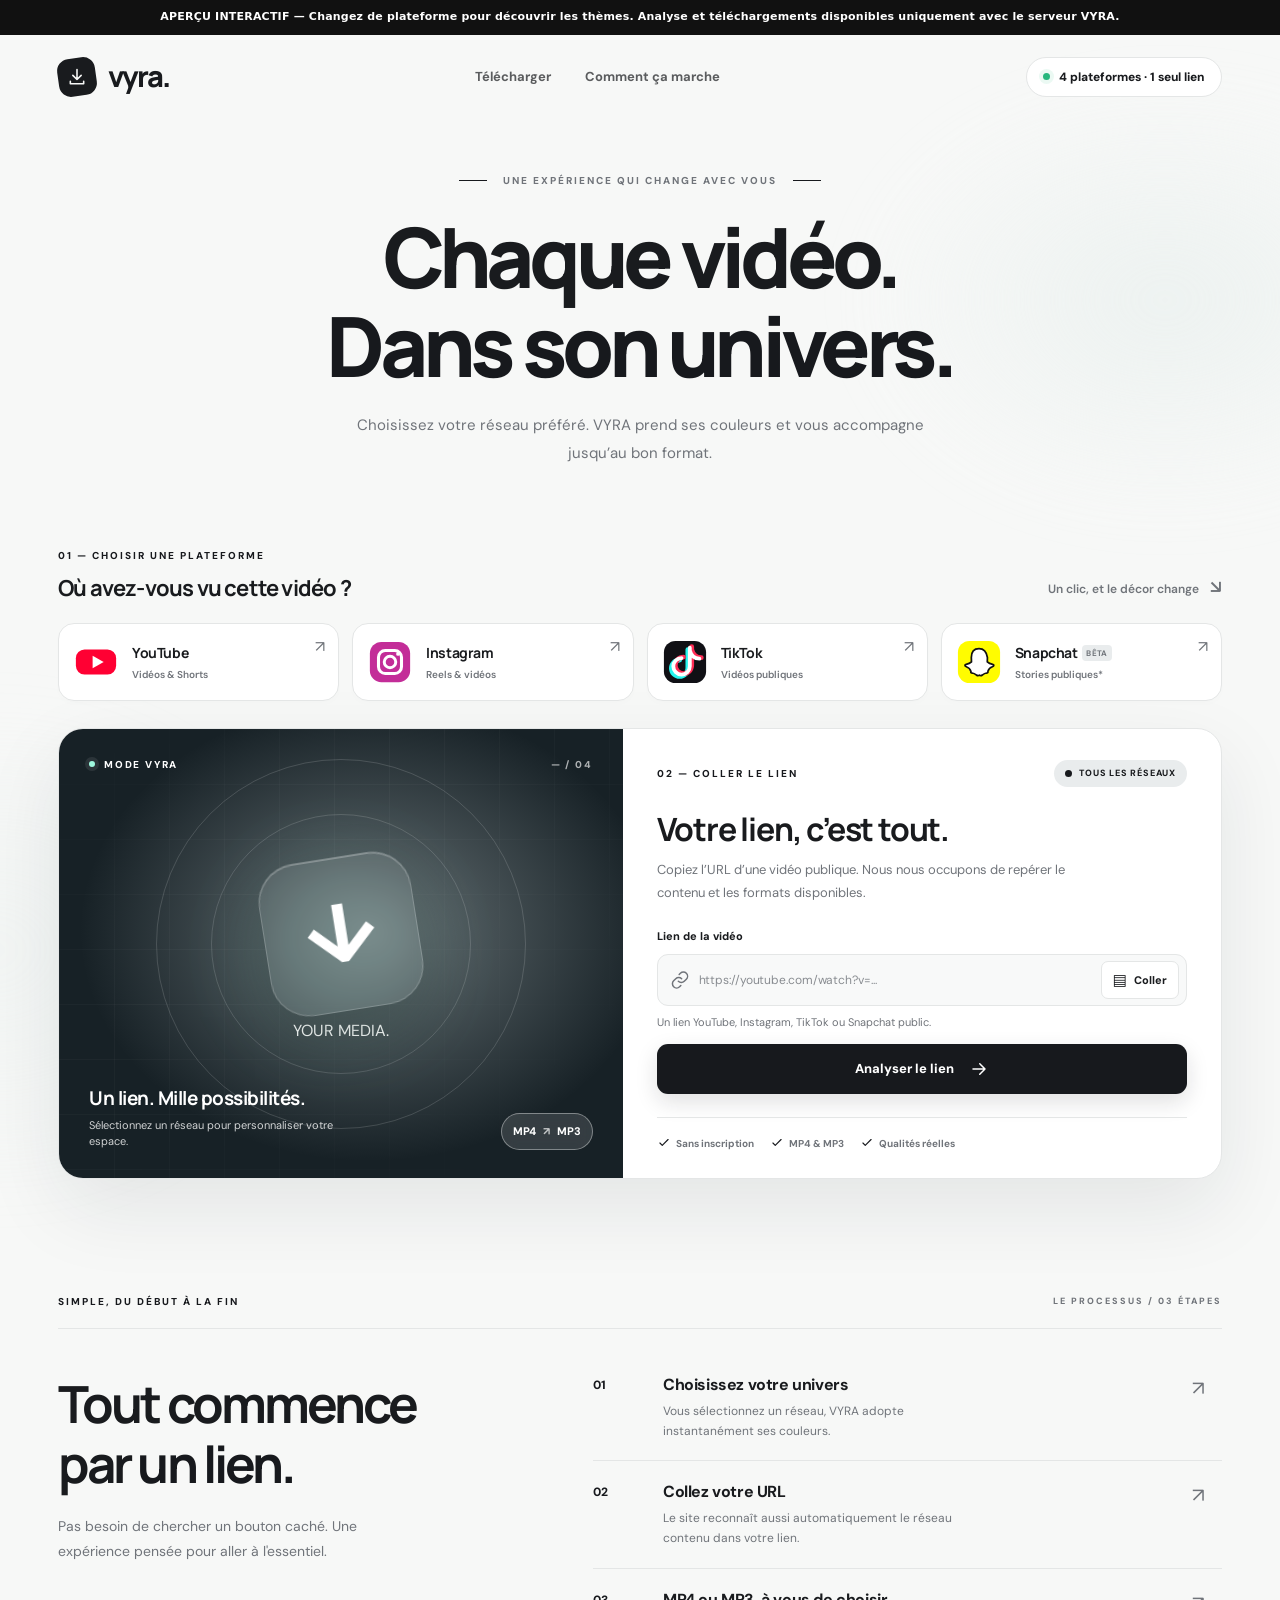
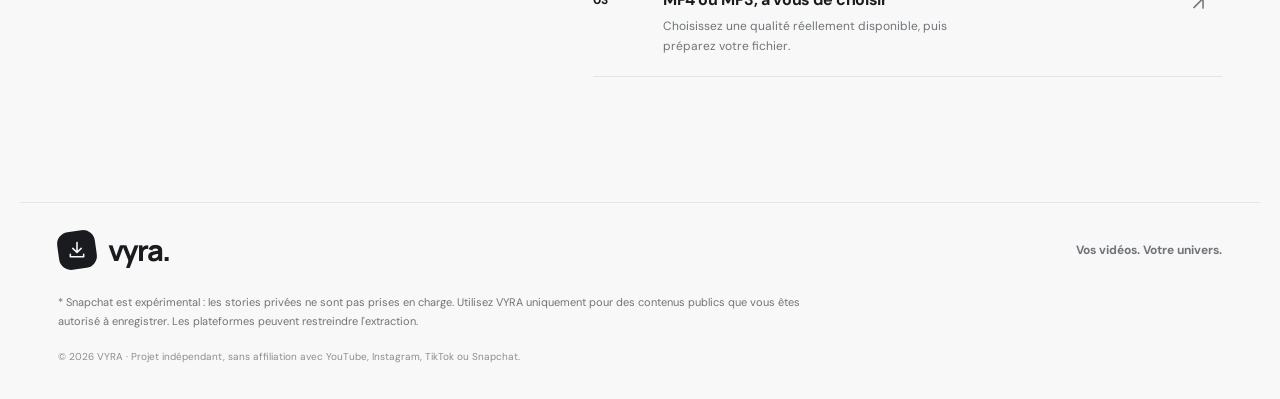
<file: DEMO_INTERFACE.html>
<!doctype html>
<html lang="fr" data-theme="neutral">
<head>
  <meta charset="utf-8">
  <meta name="viewport" content="width=device-width, initial-scale=1">
  <meta name="theme-color" content="#f7f8f7">
  <meta name="description" content="VYRA : une interface qui s'adapte à YouTube, Instagram, TikTok et Snapchat pour vos vidéos publiques au format MP4 ou MP3.">
  <title>VYRA — Chaque vidéo, dans son univers.</title>
<style>@import url('https://fonts.googleapis.com/css2?family=DM+Sans:wght@400;500;600;700;800&family=Manrope:wght@400;500;600;700;800&display=swap');
:root{
  color-scheme:light;
  --page:#f7f8f7;--ink:#191b1e;--muted:#70747a;--line:#e4e6e6;--surface:#fff;--surface-subtle:#f8f9f9;--accent:#17191d;--accent-fg:#fff;--accent-soft:#e9eced;--glow:#d5e2e3;--wash:radial-gradient(ellipse at center,#e6eeec,transparent 68%);--visual-bg:#172126;--visual-fg:#fff;--visual-highlight:#9ef8de;--visual-line:#ffffff26;--cta-shadow:#17191d22;--card-shadow:#14232a16;
  font-family:'DM Sans',system-ui,-apple-system,sans-serif;
}
:root[data-theme="youtube"]{--page:#fff9f7;--ink:#191919;--muted:#746a69;--line:#efddd9;--surface:#fff;--surface-subtle:#fff4f1;--accent:#f0192d;--accent-fg:#fff;--accent-soft:#ffe7e7;--glow:#ffd0ca;--wash:radial-gradient(ellipse at center,#ffbfb6,transparent 69%);--visual-bg:#e61d2e;--visual-fg:#fff;--visual-highlight:#fff;--visual-line:#ffffff32;--cta-shadow:#e51f2833;--card-shadow:#c83b301a}
:root[data-theme="instagram"]{--page:#fff7fa;--ink:#28202b;--muted:#7d6778;--line:#f1dce9;--surface:#fff;--surface-subtle:#fff1f8;--accent:#c73181;--accent-fg:#fff;--accent-soft:#fce5f0;--glow:#f8c1e9;--wash:radial-gradient(ellipse at center,#eeabd7,transparent 68%);--visual-bg:#8c36c1;--visual-fg:#fff;--visual-highlight:#ffe399;--visual-line:#ffffff38;--cta-shadow:#a5299830;--card-shadow:#9e387d19}
:root[data-theme="tiktok"]{color-scheme:dark;--page:#0d0e12;--ink:#f6f6fa;--muted:#a9abb8;--line:#34343d;--surface:#18191f;--surface-subtle:#21222a;--accent:#fbfbfd;--accent-fg:#141419;--accent-soft:#282b31;--glow:#073a41;--wash:radial-gradient(ellipse at center,#063d45,transparent 71%);--visual-bg:#06070b;--visual-fg:#fff;--visual-highlight:#2cf3ea;--visual-line:#ffffff32;--cta-shadow:#29f1e121;--card-shadow:#00000055}
:root[data-theme="snapchat"]{--page:#fffc00;--ink:#111;--muted:#4c4c19;--line:#16161635;--surface:#fff;--surface-subtle:#fffde3;--accent:#121212;--accent-fg:#fff;--accent-soft:#fffba9;--glow:#fff558;--wash:radial-gradient(ellipse at center,#fffda7,transparent 69%);--visual-bg:#111;--visual-fg:#fff;--visual-highlight:#fffc00;--visual-line:#ffffff36;--cta-shadow:#11111127;--card-shadow:#15150022}
*{box-sizing:border-box}html{scroll-behavior:smooth;scroll-padding-top:20px;overflow-x:clip}body{margin:0;min-width:320px;background:var(--page);color:var(--ink);line-height:1.5;overflow-x:hidden;transition:background-color .65s cubic-bezier(.22,1,.36,1),color .42s ease}button,input{font:inherit}button{cursor:pointer}button:disabled{cursor:wait}a{color:inherit;text-decoration:none}button:focus-visible,a:focus-visible,input:focus-visible{outline:3px solid #4a8dff;outline-offset:4px}[hidden],.svg-sprite{display:none!important}.container{width:min(100%,1240px);padding-left:38px;padding-right:38px;margin-inline:auto}.sr-only{position:absolute!important;width:1px;height:1px;padding:0;overflow:hidden;clip:rect(0,0,0,0);white-space:nowrap;border:0}
.background-orb{position:absolute;z-index:-1;border-radius:50%;pointer-events:none;filter:blur(35px);transition:background .6s,opacity .6s}.orb-one{width:630px;height:440px;top:80px;right:-200px;background:var(--wash);opacity:.62}.orb-two{width:650px;height:520px;top:690px;left:-330px;background:var(--wash);opacity:.3}[data-theme="snapchat"] .background-orb{opacity:0}[data-theme="tiktok"] .orb-one{opacity:.8}
.site-header{height:96px;display:flex;align-items:center;justify-content:space-between;gap:22px}.brand{font-family:Manrope,system-ui,sans-serif;font-size:29px;font-weight:800;letter-spacing:-2px;display:inline-flex;align-items:center;gap:12px;white-space:nowrap}.brand-mark{height:38px;width:38px;border-radius:12px;background:var(--ink);color:var(--page);display:inline-flex;align-items:center;justify-content:center;transition:background .6s,color .6s;transform:rotate(-8deg)}.brand-mark svg{height:20px;width:20px;transform:rotate(8deg)}.brand-period{color:var(--accent);transition:color .5s}.navigation{display:flex;gap:34px;font-size:13px;font-weight:700}.navigation a{opacity:.7;transition:opacity .2s}.navigation a:hover{opacity:1}.header-status{font-size:12px;font-weight:800;display:flex;gap:9px;align-items:center;white-space:nowrap;border:1px solid var(--line);padding:10px 16px;border-radius:50px;background:var(--surface);transition:background .6s,border-color .6s;color:var(--ink)}.online-dot,.mini-dot{width:7px;height:7px;border-radius:50%;background:#26b77d;display:inline-block;flex-shrink:0}.online-dot{box-shadow:0 0 0 4px #26b77d17}
.hero{padding-top:54px}.hero-intro{text-align:center}.overline,.eyebrow,.simple-label{font-weight:800;letter-spacing:2px;font-size:10px}.overline{display:flex;justify-content:center;align-items:center;gap:16px;margin:0 0 24px;color:var(--muted);transition:color .5s}.overline-line{width:28px;height:1px;background:var(--accent);transition:background .5s}.hero h1{font-family:Manrope,system-ui,sans-serif;font-size:clamp(54px,6.5vw,90px);line-height:1.075;letter-spacing:-5.7px;font-weight:800;margin:0}.hero-title-accent{color:var(--accent);transition:color .6s;display:inline-block}.hero-title-accent.switching{animation:word-switch .46s both}.hero-subtitle{max-width:600px;margin:22px auto 0;color:var(--muted);font-size:15px;line-height:1.85;transition:color .4s}.hero-subtitle.switching{animation:word-switch .46s both}.platform-head{display:flex;align-items:end;justify-content:space-between;gap:18px;margin-top:74px;margin-bottom:18px}.eyebrow{color:var(--accent);transition:color .5s}.platform-head h2{font-size:22px;font-family:Manrope,system-ui,sans-serif;letter-spacing:-.8px;margin:6px 0 0}.swipe-hint{color:var(--muted);font-size:12px;font-weight:600;padding-bottom:4px}.swipe-hint span{display:inline-block;margin-left:8px;font-size:18px}
.platforms{display:grid;grid-template-columns:repeat(4,minmax(0,1fr));gap:13px}.platform{display:flex;gap:13px;align-items:center;position:relative;min-width:0;padding:15px 13px 15px 14px;border:1px solid var(--line);text-align:left;background:var(--surface);border-radius:16px;color:var(--ink);box-shadow:0 3px 6px #00000003;transition:transform .25s,border-color .35s,background-color .6s,box-shadow .3s,color .5s}.platform:hover{transform:translateY(-3px);box-shadow:0 11px 30px var(--card-shadow)}.platform:active{transform:translateY(-1px)}.platform[aria-pressed="true"]{border-color:var(--accent);box-shadow:0 0 0 1.5px var(--accent),0 10px 27px var(--card-shadow)}.platform[aria-pressed="true"]:after{content:"";position:absolute;inset:auto 12px -2px 12px;height:3px;border-radius:2px;background:var(--accent)}.platform-symbol{width:46px;height:46px;border-radius:12px;display:grid;place-items:center;flex-shrink:0}.platform-symbol svg{width:46px;height:46px;display:block}.platform-copy{display:flex;flex-direction:column;min-width:0;gap:4px}.platform-copy strong{font-family:Manrope,system-ui,sans-serif;font-size:14px;letter-spacing:-.4px;white-space:nowrap}.platform-copy small{color:var(--muted);font-size:10px;white-space:nowrap;font-weight:600}.platform-copy em{font-family:'DM Sans',sans-serif;background:var(--accent-soft);color:var(--muted);font-style:normal;font-size:8px;letter-spacing:.4px;padding:3px 4px;border-radius:4px;vertical-align:2px;margin-left:2px}.platform-arrow{margin-left:auto;align-self:flex-start;color:var(--muted);font-size:16px;line-height:1}
.workspace{display:grid;grid-template-columns:.97fr 1.03fr;min-height:385px;overflow:hidden;border:1px solid var(--line);border-radius:25px;background:var(--surface);margin-top:27px;box-shadow:0 29px 80px var(--card-shadow);transition:background-color .6s,border-color .6s,box-shadow .6s}.workspace-visual{isolation:isolate;position:relative;background:var(--visual-bg);color:var(--visual-fg);min-height:385px;display:flex;flex-direction:column;justify-content:space-between;overflow:hidden;padding:28px 30px;transition:background-color .65s,color .5s}.workspace-visual:before{content:"";position:absolute;inset:0;z-index:-1;opacity:.42;background:radial-gradient(ellipse at 55% 45%,var(--glow),transparent 66%);transition:background .6s}[data-theme="youtube"] .workspace-visual:before{background:radial-gradient(ellipse at 60% 40%,#ff909d99,transparent 67%)}[data-theme="instagram"] .workspace-visual{background:linear-gradient(135deg,#6b45e5 0%,#bb28a5 47%,#f45b67 78%,#feae58 120%)}[data-theme="instagram"] .workspace-visual:before{background:radial-gradient(ellipse at 63% 35%,#ffb4ca9c,transparent 65%)}[data-theme="tiktok"] .workspace-visual:before{background:radial-gradient(ellipse at 35% 40%,#1b787e88,transparent 70%)}
.visual-grid{position:absolute;inset:0;z-index:-1;background-image:linear-gradient(var(--visual-line) 1px,transparent 1px),linear-gradient(90deg,var(--visual-line) 1px,transparent 1px);background-size:55px 55px;opacity:.22;mask-image:linear-gradient(135deg,transparent,#000 35%,transparent 90%)}.visual-orbit{position:absolute;border:1px solid var(--visual-line);border-radius:50%;left:50%;top:48%;transform:translate(-50%,-50%);z-index:-1}.visual-orbit-one{height:260px;width:260px;animation:orbit-pulse 8s ease-in-out infinite}.visual-orbit-two{height:370px;width:370px;animation:orbit-pulse 10s ease-in-out infinite reverse}.visual-topline{display:flex;align-items:center;gap:9px;font-size:10px;font-weight:800;letter-spacing:1.8px}.visual-live-dot{width:6px;height:6px;border-radius:50%;background:var(--visual-highlight);box-shadow:0 0 0 4px #ffffff16;transition:background .6s}.visual-number{margin-left:auto;opacity:.65}.visual-center{position:absolute;inset:65px 0 72px;display:flex;align-items:center;justify-content:center;flex-direction:column;gap:8px}.visual-glow{position:absolute;width:190px;height:190px;filter:blur(37px);border-radius:100%;background:var(--visual-highlight);opacity:.13}.spotlight-logo{display:flex;align-items:center;justify-content:center;width:154px;height:154px;border-radius:39px;background:#ffffff16;box-shadow:0 24px 65px #00000038,inset 0 1px 0 #ffffff44;border:1px solid #ffffff32;backdrop-filter:blur(8px);transform:rotate(-9deg);transition:transform .6s cubic-bezier(.16,1,.3,1),background .5s}.spotlight-logo svg{width:112px;height:112px;filter:drop-shadow(0 9px 17px #00000016);transition:transform .6s}.spotlight-logo.popping{animation:logo-pop .56s cubic-bezier(.22,1,.36,1)}.neutral-visual-glyph{position:absolute;font-size:83px;font-weight:800;line-height:1;color:#fff}.spotlight-logo.neutral svg{display:none}.spotlight-logo:not(.neutral) .neutral-visual-glyph{display:none}.visual-wordmark{font-family:Manrope,sans-serif;font-size:10px;font-weight:800;letter-spacing:4px;opacity:.86;margin-top:7px}.visual-footer{display:flex;align-items:end;justify-content:space-between;gap:12px}.visual-message strong{font-family:Manrope,sans-serif;display:block;font-size:19px;line-height:1.25;letter-spacing:-.5px}.visual-message small{display:block;opacity:.8;font-size:11px;margin-top:6px;line-height:1.5;max-width:270px}.floating-format{border:1px solid #ffffff60;white-space:nowrap;border-radius:60px;background:#ffffff21;font-size:11px;font-weight:800;padding:9px 11px;backdrop-filter:blur(8px)}.floating-format span{padding:0 4px;opacity:.7}
.tool-panel{padding:31px 34px 27px;display:flex;flex-direction:column;justify-content:center}.tool-heading{display:flex;align-items:center;justify-content:space-between;gap:6px}.tool-badge{display:flex;align-items:center;gap:7px;font-size:9px;font-weight:800;letter-spacing:.8px;background:var(--accent-soft);border-radius:50px;color:var(--ink);padding:7px 11px;white-space:nowrap;transition:background .6s,color .6s}.tool-badge .mini-dot{background:var(--accent)}.tool-panel h2{font-family:Manrope,system-ui,sans-serif;font-size:clamp(24px,2.6vw,32px);letter-spacing:-1.2px;line-height:1.2;margin:23px 0 10px}.tool-panel>p{font-size:13px;color:var(--muted);line-height:1.75;max-width:440px;margin:0 0 24px}.input-label{display:block;font-weight:800;font-size:11px;margin-bottom:9px}.url-box{display:flex;gap:9px;align-items:center;background:var(--surface-subtle);border:1.5px solid var(--line);border-radius:11px;padding:6px 7px 6px 12px;transition:background .6s,border-color .3s,box-shadow .3s}.url-box:focus-within{border-color:var(--accent);box-shadow:0 0 0 3px var(--accent-soft)}.link-icon{width:20px;height:20px;flex-shrink:0;color:var(--muted)}.url-box input{border:0;background:transparent;color:var(--ink);width:100%;min-width:0;font-size:12px;padding:10px 0;outline:0!important;letter-spacing:-.1px}.url-box input::placeholder{color:var(--muted);opacity:.82}.paste-btn{flex-shrink:0;display:flex;gap:7px;align-items:center;border:1px solid var(--line);border-radius:7px;background:var(--surface);color:var(--ink);padding:10px 11px;font-size:11px;font-weight:800;transition:background .6s,border-color .6s}.paste-btn:hover{filter:brightness(.95)}.paste-icon{font-size:15px;line-height:1}.detected-message{min-height:18px;margin:8px 0 12px;color:var(--muted);font-size:11px}.detected-message.matched{color:var(--accent);font-weight:700}.primary-button{display:flex;align-items:center;justify-content:center;gap:11px;border:0;border-radius:11px;background:var(--accent);color:var(--accent-fg);width:100%;padding:15px 19px;font-size:13px;font-weight:800;transition:transform .2s,background-color .55s,color .55s,box-shadow .3s;box-shadow:0 8px 22px var(--cta-shadow)}.primary-button:hover:not(:disabled){transform:translateY(-2px);box-shadow:0 14px 26px var(--cta-shadow)}.primary-button svg{height:18px;width:18px;margin-left:5px}.primary-button:disabled{opacity:.55}.tool-footnote{display:flex;flex-wrap:wrap;gap:12px 16px;border-top:1px solid var(--line);margin-top:23px;padding-top:18px;transition:border-color .6s}.tool-footnote>span{display:flex;gap:5px;align-items:center;white-space:nowrap;color:var(--muted);font-size:10px;font-weight:700}.tool-footnote svg{width:14px;height:14px;color:var(--accent)}.message{margin:12px 0 0;background:#fbe0e2;color:#8d1e28;border:1px solid #f8acb4;padding:10px 12px;border-radius:9px;font-size:12px}[data-theme="tiktok"] .message{background:#4e1d2b;color:#ffc9d0;border-color:#804353}
.result-card,.progress-card{margin:24px auto 0;border:1px solid var(--line);border-radius:19px;background:var(--surface);overflow:hidden;box-shadow:0 14px 40px var(--card-shadow);animation:slide-up .35s ease both;transition:background .6s,border-color .6s}.result-header{display:flex;justify-content:space-between;gap:12px;padding:17px 24px;border-bottom:1px solid var(--line);background:var(--surface-subtle)}.result-status{display:flex;align-items:center;gap:8px;font-size:10px;letter-spacing:1.3px;font-weight:800}.result-status .mini-dot{background:var(--accent)}.result-platform{padding:5px 11px;border-radius:30px;font-size:10px;background:var(--accent-soft);font-weight:800}.result-body{display:flex;align-items:center;gap:24px;padding:24px;border-bottom:1px solid var(--line)}.thumbnail-wrap{position:relative;background:var(--accent-soft);height:145px;width:240px;flex-shrink:0;border-radius:12px;overflow:hidden}.thumbnail-wrap img{width:100%;height:100%;object-fit:cover;position:relative;z-index:1}.thumbnail-fallback{display:grid;place-items:center;position:absolute;inset:0;color:var(--accent);font-size:48px}.video-duration{position:absolute;z-index:2;bottom:8px;right:8px;color:white;background:#000c;border-radius:4px;padding:4px 7px;font-size:10px}.video-details h2{font-family:Manrope,sans-serif;font-size:21px;letter-spacing:-.6px;line-height:1.35;margin:9px 0 7px}.video-details p{font-size:12px;color:var(--muted);margin:0 0 17px}.video-tags{display:flex;gap:8px;flex-wrap:wrap}.video-tags span{font-size:10px;border:1px solid var(--line);background:var(--surface-subtle);padding:6px 9px;border-radius:6px;font-weight:700}.format-section{padding:23px 24px 25px}.section-heading{display:flex;justify-content:space-between;align-items:end;gap:12px;margin-bottom:18px}.section-heading h3{font-family:Manrope,sans-serif;font-size:21px;letter-spacing:-.6px;margin:6px 0 0}.section-heading p{font-size:12px;color:var(--muted);margin:0 0 4px}.format-tabs{display:grid;grid-template-columns:repeat(2,1fr);gap:11px}.format-tab{display:flex;align-items:center;gap:10px;justify-content:center;border:1.5px solid var(--line);border-radius:10px;background:var(--surface-subtle);color:var(--ink);padding:13px;font-size:13px;font-weight:700}.format-tab strong{margin-left:5px;font-weight:800}.format-tab.active{border-color:var(--accent);box-shadow:0 0 0 1px var(--accent);background:var(--accent-soft)}.tab-icon{color:var(--accent);font-size:20px}.quality-heading{display:flex;justify-content:space-between;gap:12px;margin:21px 0 11px;font-size:12px;font-weight:800}.quality-heading span:last-child{font-size:11px;font-weight:500;color:var(--muted)}.quality-options{display:flex;flex-wrap:wrap;gap:8px}.quality-pill{border:1px solid var(--line);background:var(--surface-subtle);color:var(--ink);padding:11px 14px;border-radius:9px;min-width:82px;font-size:12px;font-weight:800}.quality-pill:hover{border-color:var(--accent)}.quality-pill.selected{background:var(--accent);color:var(--accent-fg);border-color:var(--accent)}.quality-pill small{font-size:9px;padding-left:4px}.format-note{color:var(--muted);font-size:11px;line-height:1.65;margin:17px 0 20px}.download-button{max-width:460px}.button-arrow{margin-left:5px;font-size:18px}.progress-card{display:flex;padding:24px;gap:17px}.progress-icon{display:grid;place-items:center;flex-shrink:0;width:45px;height:45px;border-radius:10px;background:var(--accent-soft);color:var(--accent);font-size:24px}.progress-content{flex:1}.progress-content h3{margin:0 0 3px;font-size:17px}.progress-content p{margin:0 0 13px;color:var(--muted);font-size:12px}.progress-track{height:7px;overflow:hidden;border-radius:10px;background:var(--accent-soft)}.progress-bar{background:var(--accent);height:100%;border-radius:10px;transition:width .35s}.progress-percent{display:block;font-size:11px;margin-top:6px;color:var(--muted);text-align:right}.ready-button{display:inline-block;background:var(--accent);color:var(--accent-fg);padding:11px 15px;margin-top:9px;border-radius:9px;font-size:12px;font-weight:800}
.how-section{padding-top:115px;padding-bottom:125px}.section-topline{display:flex;align-items:center;justify-content:space-between;border-bottom:1px solid var(--line);padding-bottom:19px}.simple-label{color:var(--muted);font-size:9px}.how-layout{display:grid;grid-template-columns:.85fr 1.15fr;gap:70px;padding-top:44px}.how-head h2{font-family:Manrope,sans-serif;font-size:clamp(36px,4vw,54px);letter-spacing:-2.9px;line-height:1.18;margin:0 0 20px}.how-head h2 em{font-style:normal;color:var(--accent)}.how-head p{font-size:14px;line-height:1.8;color:var(--muted);max-width:350px}.steps-grid{display:flex;flex-direction:column}.info-card{display:grid;grid-template-columns:52px 1fr 30px;gap:18px;padding:19px 0;border-bottom:1px solid var(--line);align-items:center}.info-card:first-child{padding-top:0}.card-number{font-size:12px;font-weight:800;color:var(--accent);align-self:start;padding-top:3px}.info-card h3{font-size:16px;letter-spacing:-.4px;margin:0 0 5px}.info-card p{font-size:12px;line-height:1.65;color:var(--muted);margin:0;max-width:330px}.info-arrow{color:var(--muted);font-size:20px;align-self:start}.site-footer{border-top:1px solid var(--line);padding-top:26px;padding-bottom:31px}.footer-line{display:flex;justify-content:space-between;align-items:center}.footer-line>span{font-size:12px;font-weight:700;color:var(--muted)}.site-footer p{font-size:11px;max-width:780px;color:var(--muted);line-height:1.75;margin:21px 0 11px}.site-footer small{font-size:10px;color:var(--muted);opacity:.8}
@keyframes orbit-pulse{0%,100%{opacity:.55;transform:translate(-50%,-50%) scale(.97)}50%{opacity:.95;transform:translate(-50%,-50%) scale(1.04)}}@keyframes word-switch{from{opacity:.4;transform:translateY(9px);filter:blur(4px)}to{opacity:1;transform:translateY(0);filter:blur(0)}}@keyframes logo-pop{0%{transform:rotate(-17deg) scale(.79);opacity:.7}63%{transform:rotate(3deg) scale(1.06);opacity:1}100%{transform:rotate(-9deg) scale(1)}}@keyframes slide-up{from{opacity:0;transform:translateY(12px)}to{opacity:1;transform:translateY(0)}}
@media(max-width:1120px){.container{padding-left:28px;padding-right:28px}.platform{gap:9px;padding:14px 10px}.platform-symbol,.platform-symbol svg{width:39px;height:39px}.platform-copy strong{font-size:12px}.platform-copy small{font-size:9px}.platform-arrow{display:none}.tool-panel{padding:26px}.tool-footnote{gap:9px 13px}.workspace-visual{padding:25px}}
@media(max-width:760px){.site-header{height:76px}.navigation{display:none}.header-status{font-size:10px;padding:8px 10px}.hero{padding-top:38px}.hero h1{font-size:clamp(47px,10vw,76px);letter-spacing:-3.7px}.hero-subtitle{font-size:13px;margin-top:18px}.overline{letter-spacing:1.3px;font-size:9px}.platform-head{margin-top:49px}.platform-head h2{font-size:19px}.swipe-hint{display:none}.platforms{grid-template-columns:repeat(2,minmax(0,1fr));gap:10px}.platform{padding:11px}.platform-symbol,.platform-symbol svg{width:43px;height:43px}.platform-copy strong{font-size:13px}.platform-copy small{font-size:10px}.workspace{grid-template-columns:1fr;border-radius:18px;margin-top:18px}.workspace-visual{min-height:238px;padding:21px}.visual-center{inset:34px 0 78px}.spotlight-logo{height:86px;width:86px;border-radius:24px}.spotlight-logo svg{height:65px;width:65px}.visual-wordmark{margin-top:4px}.neutral-visual-glyph{font-size:63px}.visual-wordmark{font-size:8px}.visual-orbit-one{width:175px;height:175px}.visual-orbit-two{width:280px;height:280px}.visual-footer{align-items:end}.visual-message strong{font-size:15px}.visual-message small{font-size:10px}.floating-format{font-size:9px}.tool-panel{padding:25px 23px}.tool-panel h2{margin-top:15px}.tool-panel>p{margin-bottom:18px}.how-section{padding-top:70px;padding-bottom:70px}.how-layout{grid-template-columns:1fr;gap:34px}.how-head h2{letter-spacing:-1.8px}.how-head p{max-width:460px}.info-card{grid-template-columns:35px 1fr 22px}.section-heading{align-items:start;flex-direction:column;gap:5px}.result-body{align-items:start}.thumbnail-wrap{width:200px;height:130px}}
@media(max-width:480px){.container{padding-left:18px;padding-right:18px}.brand{font-size:26px}.brand-mark{width:34px;height:34px}.header-status span:last-child{max-width:170px;overflow:hidden;text-overflow:ellipsis}.hero h1{font-size:clamp(44px,11.5vw,60px);letter-spacing:-3.8px}.hero-subtitle{font-size:12px;line-height:1.8}.simple-label{display:none}.overline-line{width:12px}.overline{gap:7px;font-size:8px;letter-spacing:.8px}.platform-head h2{font-size:17px}.platform-symbol,.platform-symbol svg{width:36px;height:36px}.platform{gap:8px;padding:11px 8px}.platform-copy strong{font-size:12px}.platform-copy small{font-size:9px}.platform-copy em{font-size:7px;margin-left:0}.workspace-visual{min-height:224px}.visual-topline{font-size:9px}.visual-message small{max-width:200px}.floating-format{padding:7px}.tool-panel{padding:22px 17px}.tool-badge{font-size:8px;padding:6px 8px}.tool-panel h2{font-size:26px}.url-box{gap:5px;padding-left:8px}.url-box input{font-size:11px}.paste-btn{font-size:10px;padding:9px}.paste-btn .paste-icon{display:none}.tool-footnote{gap:9px}.tool-footnote>span{font-size:9px}.result-body{flex-direction:column;padding:18px}.thumbnail-wrap{width:100%;height:auto;aspect-ratio:16/9}.result-header,.format-section{padding:18px}.quality-heading{flex-direction:column;gap:5px}.format-tab{padding:11px 7px;font-size:12px}.site-footer .footer-line{align-items:start;gap:10px;flex-direction:column}.how-head h2{font-size:38px}}
@media(prefers-reduced-motion:reduce){html{scroll-behavior:auto}*,*:before,*:after{animation-duration:.01ms!important;animation-iteration-count:1!important;transition-duration:.01ms!important;scroll-behavior:auto!important}}
</style>

<style>.demo-banner{padding:9px 20px;text-align:center;background:#111;color:#fff;font:700 11px/1.5 system-ui,sans-serif;letter-spacing:.2px}.demo-banner+header{height:84px}</style></head>
<body>
  <!-- The pictograms are simplified, original interface illustrations, not affiliation marks. -->
  <svg class="svg-sprite" xmlns="http://www.w3.org/2000/svg" aria-hidden="true" focusable="false">
    <symbol id="icon-youtube" viewBox="0 0 48 48"><rect x="3" y="11" width="42" height="26" rx="9" fill="#ff0033"/><path d="M20.5 17.5 32 24l-11.5 6.5z" fill="#fff"/></symbol>
    <symbol id="icon-instagram" viewBox="0 0 48 48"><defs><linearGradient id="ig-gradient" x1="0" y1="1" x2="1" y2="0"><stop stop-color="#ffbd4a"/><stop offset=".38" stop-color="#f63767"/><stop offset=".7" stop-color="#c32d98"/><stop offset="1" stop-color="#6d4bdb"/></linearGradient></defs><rect x="3" y="3" width="42" height="42" rx="12" fill="#c32d98"/><rect x="12" y="12" width="24" height="24" rx="7" stroke="#fff" stroke-width="3.2" fill="none"/><circle cx="24" cy="24" r="6" stroke="#fff" stroke-width="3.1" fill="none"/><circle cx="32.4" cy="15.6" r="2" fill="#fff"/></symbol>
    <symbol id="icon-tiktok" viewBox="0 0 48 48"><rect x="2" y="2" width="44" height="44" rx="12" fill="#101015"/><path d="M29 9v19.5a8.6 8.6 0 1 1-8.6-8.6" fill="none" stroke="#25f4ee" stroke-width="5" stroke-linecap="round" transform="translate(-2 2)"/><path d="M29 9v19.5a8.6 8.6 0 1 1-8.6-8.6M29 12c1.5 5.5 5.5 8.5 10 8.5" fill="none" stroke="#fe2c55" stroke-width="5" stroke-linecap="round" transform="translate(2 -1)"/><path d="M29 9v19.5a8.6 8.6 0 1 1-8.6-8.6M29 12c1.5 5.5 5.5 8.5 10 8.5" fill="none" stroke="#fff" stroke-width="4" stroke-linecap="round"/></symbol>
    <symbol id="icon-snapchat" viewBox="0 0 48 48"><rect x="2" y="2" width="44" height="44" rx="12" fill="#fffc00"/><path d="M24 10c-6 0-8 4.2-8 9.3l.15 4.6c-1.6 1.5-3.9 2.2-5.6 2.5-1.8.4-1.5 2 .25 2.6 2.2.8 4.2 2.9 4.8 4.9.2.9-1 1.3 1.2 1.6 2.4.4 3.2 1.1 4.5 2.1 1 .8 2.2.9 3.1.1.9.8 2.1.7 3.1-.1 1.3-1 2.1-1.7 4.5-2.1 2.2-.3 1-1.1 1.2-1.6.6-2 2.6-4.1 4.8-4.9 1.75-.6 2.05-2.2.25-2.6-1.7-.3-4-1-5.6-2.5l.15-4.6C32 14.2 30 10 24 10Z" fill="#fff" stroke="#111" stroke-width="1.8" stroke-linejoin="round"/></symbol>
    <symbol id="icon-link" viewBox="0 0 24 24"><path d="M10 13.5a5 5 0 0 0 7.1 0l2.5-2.5a5 5 0 0 0-7.1-7.1L11 5.4M14 10.5a5 5 0 0 0-7.1 0L4.4 13a5 5 0 1 0 7.1 7.1L13 18.6" fill="none" stroke="currentColor" stroke-width="1.8" stroke-linecap="round"/></symbol>
    <symbol id="icon-download" viewBox="0 0 24 24"><path d="M12 3v12m0 0 5-5m-5 5-5-5M4 17v3h16v-3" fill="none" stroke="currentColor" stroke-width="1.9" stroke-linecap="round" stroke-linejoin="round"/></symbol>
    <symbol id="icon-arrow" viewBox="0 0 24 24"><path d="M4 12h16m-7-7 7 7-7 7" fill="none" stroke="currentColor" stroke-width="2" stroke-linecap="round" stroke-linejoin="round"/></symbol>
    <symbol id="icon-check" viewBox="0 0 24 24"><path d="m5 12 4 4L19 6" fill="none" stroke="currentColor" stroke-width="2" stroke-linecap="round" stroke-linejoin="round"/></symbol>
  </svg>
  <div class="background-orb orb-one" aria-hidden="true"></div>
  <div class="background-orb orb-two" aria-hidden="true"></div>

  <div class="demo-banner" role="note">APERÇU INTERACTIF — Changez de plateforme pour découvrir les thèmes. Analyse et téléchargements disponibles uniquement avec le serveur VYRA.</div>
  <header class="site-header container">
    <a href="/" class="brand" aria-label="VYRA — Retour à l'accueil"><span class="brand-mark"><svg viewBox="0 0 24 24"><use href="#icon-download"/></svg></span><span>vyra<span class="brand-period">.</span></span></a>
    <nav class="navigation" aria-label="Navigation"><a href="#downloader">Télécharger</a><a href="#how">Comment ça marche</a></nav>
    <div class="header-status"><span class="online-dot"></span><span>4 plateformes · 1 seul lien</span></div>
  </header>

  <main>
    <section class="hero container" aria-labelledby="main-title">
      <div class="hero-intro">
        <p class="overline"><span class="overline-line"></span> UNE EXPÉRIENCE QUI CHANGE AVEC VOUS <span class="overline-line"></span></p>
        <h1 id="main-title">Chaque vidéo.<br><span class="hero-title-accent" id="hero-title-accent">Dans son univers.</span></h1>
        <p class="hero-subtitle" id="hero-subtitle">Choisissez votre réseau préféré. VYRA prend ses couleurs et vous accompagne jusqu'au bon format.</p>
      </div>

      <div class="platform-head"><div><span class="eyebrow">01 — CHOISIR UNE PLATEFORME</span><h2>Où avez-vous vu cette vidéo ?</h2></div><span class="swipe-hint">Un clic, et le décor change <span aria-hidden="true">↘</span></span></div>
      <div class="platforms" role="group" aria-label="Choisir la plateforme de la vidéo">
        <button class="platform" type="button" data-platform="youtube" aria-pressed="false"><span class="platform-symbol"><svg viewBox="0 0 48 48" aria-hidden="true"><use href="#icon-youtube"/></svg></span><span class="platform-copy"><strong>YouTube</strong><small>Vidéos & Shorts</small></span><span class="platform-arrow" aria-hidden="true">↗</span></button>
        <button class="platform" type="button" data-platform="instagram" aria-pressed="false"><span class="platform-symbol"><svg viewBox="0 0 48 48" aria-hidden="true"><use href="#icon-instagram"/></svg></span><span class="platform-copy"><strong>Instagram</strong><small>Reels & vidéos</small></span><span class="platform-arrow" aria-hidden="true">↗</span></button>
        <button class="platform" type="button" data-platform="tiktok" aria-pressed="false"><span class="platform-symbol"><svg viewBox="0 0 48 48" aria-hidden="true"><use href="#icon-tiktok"/></svg></span><span class="platform-copy"><strong>TikTok</strong><small>Vidéos publiques</small></span><span class="platform-arrow" aria-hidden="true">↗</span></button>
        <button class="platform" type="button" data-platform="snapchat" aria-pressed="false"><span class="platform-symbol"><svg viewBox="0 0 48 48" aria-hidden="true"><use href="#icon-snapchat"/></svg></span><span class="platform-copy"><strong>Snapchat <em>BÊTA</em></strong><small>Stories publiques*</small></span><span class="platform-arrow" aria-hidden="true">↗</span></button>
      </div>

      <section class="workspace" id="downloader" aria-label="Outil de téléchargement">
        <div class="workspace-visual" aria-hidden="true">
          <div class="visual-grid"></div>
          <div class="visual-orbit visual-orbit-one"></div><div class="visual-orbit visual-orbit-two"></div>
          <div class="visual-topline"><span class="visual-live-dot"></span><span id="visual-mode">MODE VYRA</span><span class="visual-number">01 / 04</span></div>
          <div class="visual-center"><span class="visual-glow"></span><div class="spotlight-logo"><svg id="spotlight-svg" viewBox="0 0 48 48"><use id="spotlight-use" href="#icon-youtube"/></svg><span id="neutral-visual-glyph" class="neutral-visual-glyph">↓</span></div><span id="visual-wordmark">YOUR MEDIA.</span></div>
          <div class="visual-footer"><div class="visual-message"><strong id="visual-headline">Un lien. Mille possibilités.</strong><small id="visual-description">Sélectionnez un réseau pour personnaliser votre espace.</small></div><span class="floating-format">MP4 <span>↗</span> MP3</span></div>
        </div>
        <div class="tool-panel">
          <div class="tool-heading"><span class="eyebrow">02 — COLLER LE LIEN</span><span class="tool-badge" id="tool-badge"><span class="mini-dot"></span> TOUS LES RÉSEAUX</span></div>
          <h2 id="tool-title">Votre lien, c'est tout.</h2>
          <p id="tool-description">Copiez l'URL d'une vidéo publique. Nous nous occupons de repérer le contenu et les formats disponibles.</p>
          <form id="inspect-form" novalidate>
            <label for="url-input" class="input-label">Lien de la vidéo</label>
            <div class="url-box"><svg class="link-icon" viewBox="0 0 24 24" aria-hidden="true"><use href="#icon-link"/></svg><input id="url-input" type="url" inputmode="url" spellcheck="false" autocomplete="url" placeholder="https://youtube.com/watch?v=..." aria-describedby="detected-message" required><button class="paste-btn" id="paste-btn" type="button" title="Coller depuis le presse-papiers"><span class="paste-icon">▤</span><span>Coller</span></button></div>
            <p class="detected-message" id="detected-message" aria-live="polite">Un lien YouTube, Instagram, TikTok ou Snapchat public.</p>
            <button id="analyze-btn" class="primary-button" type="submit"><span id="analyze-btn-text">Analyser le lien</span><svg viewBox="0 0 24 24" aria-hidden="true"><use href="#icon-arrow"/></svg></button>
          </form>
          <p class="message" id="global-message" role="alert" hidden></p>
          <div class="tool-footnote"><span><svg viewBox="0 0 24 24" aria-hidden="true"><use href="#icon-check"/></svg> Sans inscription</span><span><svg viewBox="0 0 24 24" aria-hidden="true"><use href="#icon-check"/></svg> MP4 & MP3</span><span><svg viewBox="0 0 24 24" aria-hidden="true"><use href="#icon-check"/></svg> Qualités réelles</span></div>
        </div>
      </section>

      <section class="result-card" id="result-card" aria-label="Vidéo détectée" hidden>
        <div class="result-header"><span class="result-status"><span class="mini-dot"></span> VIDÉO DÉTECTÉE</span><span id="result-platform" class="result-platform">YouTube</span></div>
        <div class="result-body"><div class="thumbnail-wrap"><img id="video-thumbnail" alt="Miniature de la vidéo" loading="lazy"><div class="thumbnail-fallback" id="thumbnail-fallback">▶</div><span id="video-duration" class="video-duration"></span></div><div class="video-details"><span class="eyebrow">VOTRE CONTENU</span><h2 id="video-title"></h2><p id="video-creator"></p><div class="video-tags"><span>✓ Lien analysé</span><span id="quality-count"></span></div></div></div>
        <div class="format-section"><div class="section-heading"><div><span class="eyebrow">03 — CHOISIR LE FORMAT</span><h3>Prêt à récupérer votre fichier ?</h3></div><p>Sélectionnez le format et la qualité.</p></div><div class="format-tabs" role="group" aria-label="Format de téléchargement"><button class="format-tab active" type="button" data-format="mp4" aria-pressed="true"><span class="tab-icon">▣</span><span>Vidéo <strong>MP4</strong></span></button><button class="format-tab" type="button" data-format="mp3" aria-pressed="false"><span class="tab-icon">♫</span><span>Audio <strong>MP3</strong></span></button></div><div class="quality-heading"><span id="quality-label">Résolution vidéo</span><span id="quality-caption">Selon la vidéo d’origine</span></div><div class="quality-options" id="quality-options" role="group" aria-label="Qualité"></div><p class="format-note" id="format-note">La qualité dépend de la vidéo d’origine.</p><button id="download-btn" class="primary-button download-button" type="button"><svg viewBox="0 0 24 24" aria-hidden="true"><use href="#icon-download"/></svg> Préparer mon téléchargement <span class="button-arrow">→</span></button></div>
      </section>
      <section class="progress-card" id="progress-card" hidden aria-live="polite"><div class="progress-icon">↓</div><div class="progress-content"><h3 id="progress-title">Préparation du fichier</h3><p id="progress-description">Connexion à la plateforme…</p><div class="progress-track"><div id="progress-bar" class="progress-bar" style="width:0%"></div></div><span id="progress-percent" class="progress-percent">0 %</span><a id="file-link" class="ready-button" href="#" download hidden>↓ Télécharger mon fichier</a></div></section>
    </section>

    <section class="how-section container" id="how"><div class="section-topline"><span class="eyebrow">SIMPLE, DU DÉBUT À LA FIN</span><span class="simple-label">LE PROCESSUS / 03 ÉTAPES</span></div><div class="how-layout"><div class="how-head"><h2>Tout commence<br>par <em>un lien.</em></h2><p>Pas besoin de chercher un bouton caché. Une expérience pensée pour aller à l'essentiel.</p></div><div class="steps-grid"><article class="info-card"><span class="card-number">01</span><div><h3>Choisissez votre univers</h3><p>Vous sélectionnez un réseau, VYRA adopte instantanément ses couleurs.</p></div><span class="info-arrow">↗</span></article><article class="info-card"><span class="card-number">02</span><div><h3>Collez votre URL</h3><p>Le site reconnaît aussi automatiquement le réseau contenu dans votre lien.</p></div><span class="info-arrow">↗</span></article><article class="info-card"><span class="card-number">03</span><div><h3>MP4 ou MP3, à vous de choisir</h3><p>Choisissez une qualité réellement disponible, puis préparez votre fichier.</p></div><span class="info-arrow">↗</span></article></div></div></section>
  </main>
  <footer class="site-footer container"><div class="footer-line"><div class="brand"><span class="brand-mark"><svg viewBox="0 0 24 24"><use href="#icon-download"/></svg></span><span>vyra<span class="brand-period">.</span></span></div><span>Vos vidéos. Votre univers.</span></div><p>* Snapchat est expérimental : les stories privées ne sont pas prises en charge. Utilisez VYRA uniquement pour des contenus publics que vous êtes autorisé à enregistrer. Les plateformes peuvent restreindre l'extraction.</p><small>© 2026 VYRA · Projet indépendant, sans affiliation avec YouTube, Instagram, TikTok ou Snapchat.</small></footer>
  <div class="sr-only" id="theme-announcement" aria-live="polite" aria-atomic="true"></div>
<script>'use strict';

const $ = (id) => document.getElementById(id);
const inspectForm = $('inspect-form');
const urlInput = $('url-input');
const analyzeButton = $('analyze-btn');
const analyzeText = $('analyze-btn-text');
const result = $('result-card');
const globalMessage = $('global-message');
const optionsNode = $('quality-options');
const downloadButton = $('download-btn');
const progressCard = $('progress-card');
let inspected = null;
let currentFormat = 'mp4';
let quality = 'best';
let pollingJob = null;

let activePlatform = 'neutral';
let inspectedUrl = null;
const modeDetails = {
  neutral: {
    title: 'Dans son univers.', subtitle: 'Choisissez votre réseau préféré. VYRA prend ses couleurs et vous accompagne jusqu’au bon format.',
    number: '— / 04', badge: 'TOUS LES RÉSEAUX', heading: 'Votre lien, c’est tout.',
    description: 'Copiez l’URL d’une vidéo publique. Nous nous occupons de repérer le contenu et les formats disponibles.',
    visualTitle: 'Un lien. Mille possibilités.', visualDescription: 'Sélectionnez un réseau pour personnaliser votre espace.',
    wordmark: 'YOUR MEDIA.', placeholder: 'https://youtube.com/watch?v=...', status: 'MODE VYRA', color: '#f7f8f7'
  },
  youtube: {
    title: 'Version YouTube.', subtitle: 'De vos vidéos préférées aux Shorts : retrouvez les formats disponibles dans une expérience rouge et blanche.',
    number: '01 / 04', badge: 'MODE YOUTUBE', heading: 'Votre vidéo YouTube.',
    description: 'Collez le lien d’une vidéo ou d’un Short public, puis sélectionnez le MP4 ou le MP3.',
    visualTitle: 'Cliquez. Regardez. Gardez.', visualDescription: 'Les vidéos et Shorts, dans votre format.',
    wordmark: 'YOUTUBE MODE', placeholder: 'https://www.youtube.com/watch?v=...', status: 'UNIVERS YOUTUBE', color: '#fff9f7'
  },
  instagram: {
    title: 'Version Instagram.', subtitle: 'L’univers des Reels et des vidéos Instagram : un dégradé vibrant qui suit votre sélection.',
    number: '02 / 04', badge: 'MODE INSTAGRAM', heading: 'Votre Reel Instagram.',
    description: 'Collez le lien d’un Reel ou d’une publication vidéo publique. VYRA détecte les formats accessibles.',
    visualTitle: 'Vos Reels. Votre style.', visualDescription: 'Des souvenirs aux idées qui inspirent.',
    wordmark: 'INSTAGRAM MODE', placeholder: 'https://www.instagram.com/reel/...', status: 'UNIVERS INSTAGRAM', color: '#fff7fa'
  },
  tiktok: {
    title: 'Version TikTok.', subtitle: 'Un espace noir et blanc, des touches cyan et rose : l’énergie TikTok jusque dans votre téléchargement.',
    number: '03 / 04', badge: 'MODE TIKTOK', heading: 'Votre vidéo TikTok.',
    description: 'Collez le lien direct d’une vidéo TikTok publique pour afficher les options de téléchargement.',
    visualTitle: 'Le rythme vous appartient.', visualDescription: 'Vidéos courtes. Formats à la carte.',
    wordmark: 'TIKTOK MODE', placeholder: 'https://www.tiktok.com/@createur/video/...', status: 'UNIVERS TIKTOK', color: '#0d0e12'
  },
  snapchat: {
    title: 'Version Snapchat.', subtitle: 'Tout passe au jaune Snap. Pour le moment, seuls certains liens publics pourront être analysés (bêta).',
    number: '04 / 04', badge: 'SNAPCHAT · BÊTA', heading: 'Votre contenu Snapchat.',
    description: 'Essayez un lien vers une Story ou un Spotlight public. Les contenus privés restent inaccessibles.',
    visualTitle: 'Un flash, un souvenir.', visualDescription: 'Stories publiques et Spotlight · expérimental.',
    wordmark: 'SNAPCHAT MODE', placeholder: 'https://www.snapchat.com/spotlight/...', status: 'UNIVERS SNAPCHAT · BÊTA', color: '#fffc00'
  }
};
const platformNames = { youtube: 'YouTube', instagram: 'Instagram', tiktok: 'TikTok', snapchat: 'Snapchat' };

function platformFromLink(rawValue) {
  try {
    const url = new URL(rawValue.trim());
    if (url.protocol !== 'https:' || url.username || url.password || url.port) return null;
    const host = url.hostname.toLowerCase().replace(/\.$/, '');
    const allowed = {
      youtube: ['youtube.com', 'www.youtube.com', 'm.youtube.com', 'music.youtube.com', 'youtu.be', 'www.youtu.be'],
      instagram: ['instagram.com', 'www.instagram.com', 'm.instagram.com'],
      tiktok: ['tiktok.com', 'www.tiktok.com', 'm.tiktok.com', 'vm.tiktok.com', 'vt.tiktok.com'],
      snapchat: ['snapchat.com', 'www.snapchat.com', 't.snapchat.com']
    };
    return Object.keys(allowed).find(key => allowed[key].includes(host)) || null;
  } catch (_) { return null; }
}

function setTheme(platform, options = {}) {
  const { announce = true } = options;
  if (!modeDetails[platform]) return;
  const change = activePlatform !== platform;
  activePlatform = platform;
  const mode = modeDetails[platform];
  document.documentElement.dataset.theme = platform;
  document.querySelector('meta[name="theme-color"]').setAttribute('content', mode.color);
  document.querySelectorAll('.platform').forEach(button => {
    const isCurrent = platform === button.dataset.platform;
    button.setAttribute('aria-pressed', String(isCurrent));
  });
  $('hero-title-accent').textContent = mode.title;
  $('hero-subtitle').textContent = mode.subtitle;
  $('tool-title').textContent = mode.heading;
  $('tool-description').textContent = mode.description;
  $('tool-badge').lastChild.textContent = ' ' + mode.badge;
  $('visual-headline').textContent = mode.visualTitle;
  $('visual-description').textContent = mode.visualDescription;
  $('visual-wordmark').textContent = mode.wordmark;
  $('visual-mode').textContent = mode.status;
  document.querySelector('.visual-number').textContent = mode.number;
  urlInput.placeholder = mode.placeholder;
  const spotlight = document.querySelector('.spotlight-logo');
  spotlight.classList.toggle('neutral', platform === 'neutral');
  $('spotlight-use').setAttribute('href', `#icon-${platform === 'neutral' ? 'youtube' : platform}`);
  if (change) {
    ['hero-title-accent', 'hero-subtitle'].forEach(id => {
      const node = $(id);
      node.classList.remove('switching');
      void node.offsetWidth;
      node.classList.add('switching');
    });
    spotlight.classList.remove('popping');
    void spotlight.offsetWidth;
    spotlight.classList.add('popping');
  }
  if (announce && change) $('theme-announcement').textContent = platform === 'neutral'
    ? 'Mode général VYRA.' : `Interface ${platformNames[platform]} activée.`;
}
function detectFromInput() {
  const detected = platformFromLink(urlInput.value);
  const message = $('detected-message');
  if (detected) {
    setTheme(detected);
    message.textContent = `${platformNames[detected]} détecté automatiquement dans le lien${detected === 'snapchat' ? ' · Compatibilité expérimentale' : ''}.`;
    message.classList.add('matched');
  } else {
    message.textContent = activePlatform === 'neutral'
      ? 'Un lien YouTube, Instagram, TikTok ou Snapchat public.'
      : `Collez un lien ${platformNames[activePlatform]} public pour commencer.`;
    message.classList.remove('matched');
  }
  if (inspectedUrl !== null && urlInput.value.trim() !== inspectedUrl) {
    inspectedUrl = null;
    inspected = null;
    result.hidden = true;
    progressCard.hidden = true;
    pollingJob = null;
  }
}
document.querySelectorAll('.platform').forEach(button => button.addEventListener('click', () => {
  const selection = button.dataset.platform;
  setTheme(selection);
  const detected = platformFromLink(urlInput.value);
  const message = $('detected-message');
  if (detected && detected !== selection) {
    message.textContent = `Le lien actuel provient de ${platformNames[detected]} : le thème s’ajustera à l’analyse.`;
  } else {
    message.textContent = `Collez un lien ${platformNames[selection]} public pour commencer.`;
  }
  message.classList.remove('matched');
}));
urlInput.addEventListener('input', () => { clearError(); detectFromInput(); });
setTheme('neutral', {announce:false});

function showError(text) {
  globalMessage.textContent = text;
  globalMessage.hidden = false;
  globalMessage.scrollIntoView({ behavior: 'smooth', block: 'nearest' });
}
function clearError() {
  globalMessage.hidden = true;
  globalMessage.textContent = '';
}
function setBusy(button, isBusy) {
  button.disabled = isBusy;
  button.setAttribute('aria-busy', isBusy ? 'true' : 'false');
}
async function apiFetch(path, options = {}) {
  let response;
  try {
    response = await fetch(path, {
      ...options,
      headers: { 'Content-Type': 'application/json', ...(options.headers || {}) }
    });
  } catch (_) {
    throw new Error('Connexion impossible. Vérifiez que le serveur VYRA est démarré.');
  }
  const data = await response.json().catch(() => ({}));
  if (!response.ok) {
    throw new Error(typeof data.detail === 'string' ? data.detail : 'Un problème est survenu. Réessayez.');
  }
  return data;
}
function formatTime(total) {
  if (total === null || total === undefined || !Number.isFinite(Number(total))) return '';
  const seconds = Math.floor(Number(total));
  const h = Math.floor(seconds / 3600);
  const m = Math.floor((seconds % 3600) / 60);
  const s = String(seconds % 60).padStart(2, '0');
  return h > 0 ? `${h}:${String(m).padStart(2, '0')}:${s}` : `${m}:${s}`;
}
function createPill(label, value, highlight = false) {
  const pill = document.createElement('button');
  pill.type = 'button';
  pill.className = 'quality-pill' + (quality === value ? ' selected' : '');
  pill.setAttribute('aria-pressed', String(quality === value));
  pill.append(document.createTextNode(label));
  if (highlight) {
    const tag = document.createElement('small');
    tag.textContent = ' HD';
    pill.append(tag);
  }
  pill.addEventListener('click', () => {
    quality = value;
    updateQualities();
  });
  return pill;
}
function updateQualities() {
  optionsNode.replaceChildren();
  if (!inspected) return;
  const video = currentFormat === 'mp4';
  $('quality-label').textContent = video ? 'Résolution vidéo' : 'Qualité audio';
  $('quality-caption').textContent = video ? 'Selon la vidéo d’origine' : 'Conversion MP3 · 192 kb/s cible';
  $('format-note').textContent = video
    ? 'Seules les résolutions détectées sont proposées. Le MP4 inclut le son lorsque la source en contient.'
    : 'Le MP3 conserve uniquement l’audio. Une conversion à 192 kb/s n’améliore pas la qualité de la source.';
  if (!video) {
    quality = 'audio';
    optionsNode.append(createPill('MP3 · 192 kb/s', 'audio'));
    return;
  }
  const heights = inspected.heights || [];
  if (!['best', ...heights.map(String)].includes(quality)) quality = 'best';
  optionsNode.append(createPill('Meilleure', 'best'));
  for (const h of heights) optionsNode.append(createPill(`${h}p`, String(h), h >= 720));
}
function setFormat(fmt) {
  currentFormat = fmt;
  quality = fmt === 'mp4' ? 'best' : 'audio';
  document.querySelectorAll('.format-tab').forEach(tab => {
    const selected = tab.dataset.format === fmt;
    tab.classList.toggle('active', selected);
    tab.setAttribute('aria-pressed', String(selected));
  });
  updateQualities();
}
function renderResult(data) {
  inspected = data;
  inspectedUrl = urlInput.value.trim();
  const network = String(data.platform || '').toLowerCase();
  const fromResponse = ['youtube', 'instagram', 'tiktok', 'snapchat'].find(k => network.includes(k));
  if (fromResponse) setTheme(fromResponse);
  $('result-platform').textContent = data.platform || 'Vidéo';
  $('video-title').textContent = data.title || 'Vidéo sans titre';
  $('video-creator').textContent = data.creator || '';
  $('video-duration').textContent = formatTime(data.duration);
  const count = (data.heights || []).length;
  $('quality-count').textContent = count ? `${count} résolution${count > 1 ? 's' : ''} détectée${count > 1 ? 's' : ''}` : 'Qualité automatique';
  const image = $('video-thumbnail');
  image.removeAttribute('src');
  image.hidden = true;
  if (data.thumbnail) {
    image.onload = () => { image.hidden = false; };
    image.onerror = () => { image.hidden = true; };
    image.src = data.thumbnail;
  }
  result.hidden = false;
  progressCard.hidden = true;
  setBusy(downloadButton, false);
  setFormat('mp4');
  result.scrollIntoView({ behavior: 'smooth', block: 'start' });
}

inspectForm.addEventListener('submit', async (event) => {
  event.preventDefault();
  clearError();
  const url = urlInput.value.trim();
  if (!url) return showError('Collez d’abord le lien vers une vidéo.');
  try {
    const parsed = new URL(url);
    if (parsed.protocol !== 'https:') return showError('Utilisez un lien public commençant par https://');
  } catch (_) {
    return showError('Ce lien est invalide. Copiez une URL complète.');
  }
  const detected = platformFromLink(url);
  if (detected) setTheme(detected);
  inspected = null;
  inspectedUrl = null;
  result.hidden = true;
  progressCard.hidden = true;
  pollingJob = null;
  setBusy(analyzeButton, true);
  analyzeText.textContent = 'Analyse en cours…';
  try {
    const data = await apiFetch('/api/inspect', { method: 'POST', body: JSON.stringify({ url }) });
    if (urlInput.value.trim() === url) renderResult(data);
  } catch (e) {
    showError(e.message);
  } finally {
    setBusy(analyzeButton, false);
    analyzeText.textContent = 'Analyser le lien';
  }
});

document.querySelectorAll('.format-tab').forEach(tab => tab.addEventListener('click', () => setFormat(tab.dataset.format)));

$('paste-btn').addEventListener('click', async () => {
  try {
    const text = await navigator.clipboard.readText();
    if (!text) return showError('Le presse-papiers est vide.');
    urlInput.value = text.trim();
    detectFromInput();
    urlInput.focus();
    clearError();
  } catch (_) {
    showError('Le collage automatique n’est pas autorisé ici. Utilisez Ctrl+V ou Cmd+V.');
  }
});

async function poll(id) {
  if (pollingJob !== id) return;
  try {
    const job = await apiFetch(`/api/jobs/${encodeURIComponent(id)}`);
    $('progress-description').textContent = job.message || 'En cours…';
    $('progress-bar').style.width = `${Math.max(0, Math.min(100, job.progress || 0))}%`;
    $('progress-percent').textContent = `${job.progress || 0} %`;
    if (job.status === 'ready') {
      $('progress-title').textContent = 'Votre fichier est prêt !';
      $('progress-description').textContent = 'Cliquez ci-dessous pour enregistrer le fichier.';
      $('file-link').href = job.download_url;
      $('file-link').hidden = false;
      pollingJob = null;
      setBusy(downloadButton, false);
      return;
    }
    if (job.status === 'error') {
      $('progress-title').textContent = 'Téléchargement impossible';
      $('progress-description').textContent = job.error || 'Le traitement a échoué.';
      pollingJob = null;
      setBusy(downloadButton, false);
      return;
    }
    window.setTimeout(() => poll(id), 1000);
  } catch (e) {
    $('progress-description').textContent = e.message;
    pollingJob = null;
    setBusy(downloadButton, false);
  }
}

downloadButton.addEventListener('click', async () => {
  if (!inspected) return;
  clearError();
  setBusy(downloadButton, true);
  $('file-link').hidden = true;
  $('progress-title').textContent = 'Préparation du fichier';
  $('progress-description').textContent = 'Création de votre téléchargement…';
  $('progress-bar').style.width = '0%';
  $('progress-percent').textContent = '0 %';
  progressCard.hidden = false;
  progressCard.scrollIntoView({ behavior: 'smooth', block: 'nearest' });
  try {
    const job = await apiFetch('/api/download', {
      method: 'POST',
      body: JSON.stringify({ inspection_id: inspected.inspection_id, format: currentFormat, quality })
    });
    pollingJob = job.job_id;
    poll(job.job_id);
  } catch (e) {
    progressCard.hidden = true;
    showError(e.message);
    setBusy(downloadButton, false);
  }
});
</script>
<script>
document.getElementById('inspect-form').addEventListener('submit', function(event) {
  event.preventDefault();
  event.stopImmediatePropagation();
  const notice = document.getElementById('global-message');
  notice.hidden = false;
  notice.textContent = 'Ceci est un aperçu interactif du design. Pour analyser et télécharger des vidéos, démarrez le serveur VYRA avec Docker.';
}, true);
</script>
</body>
</html>
</file>
